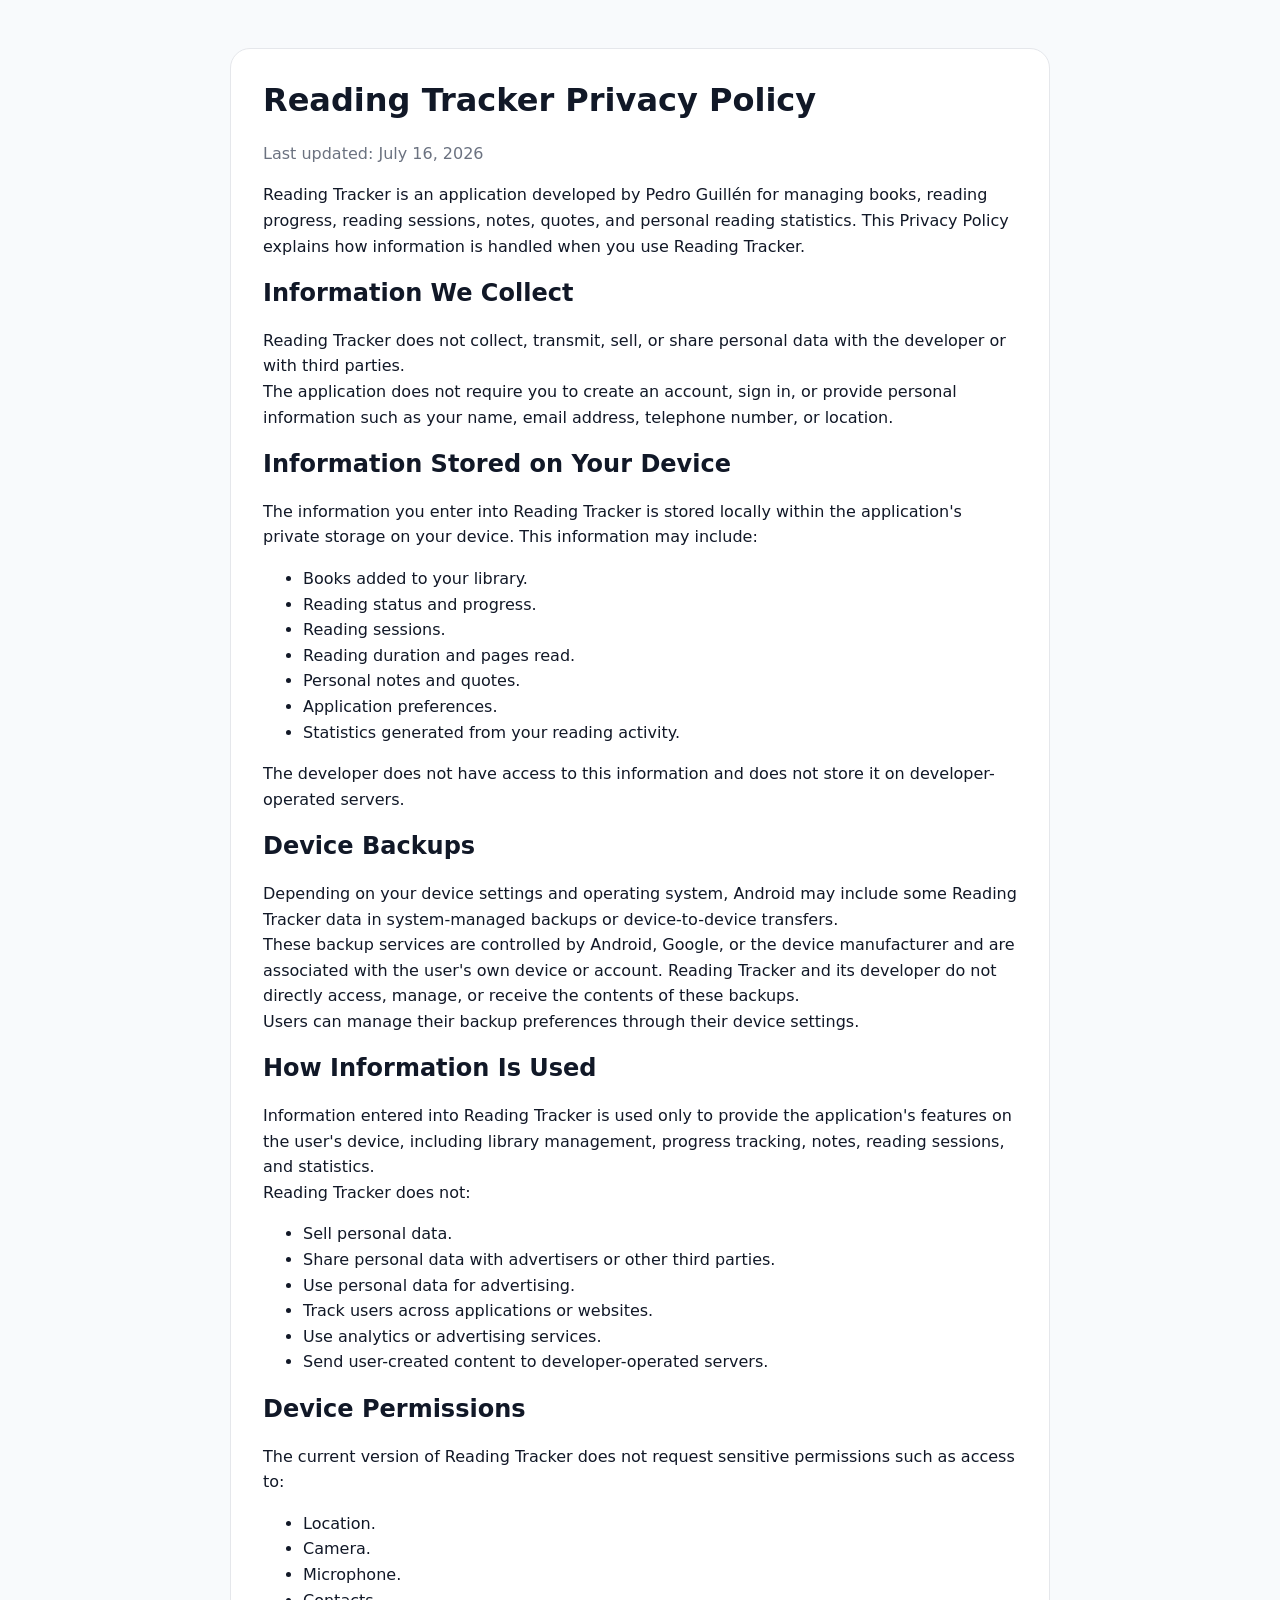
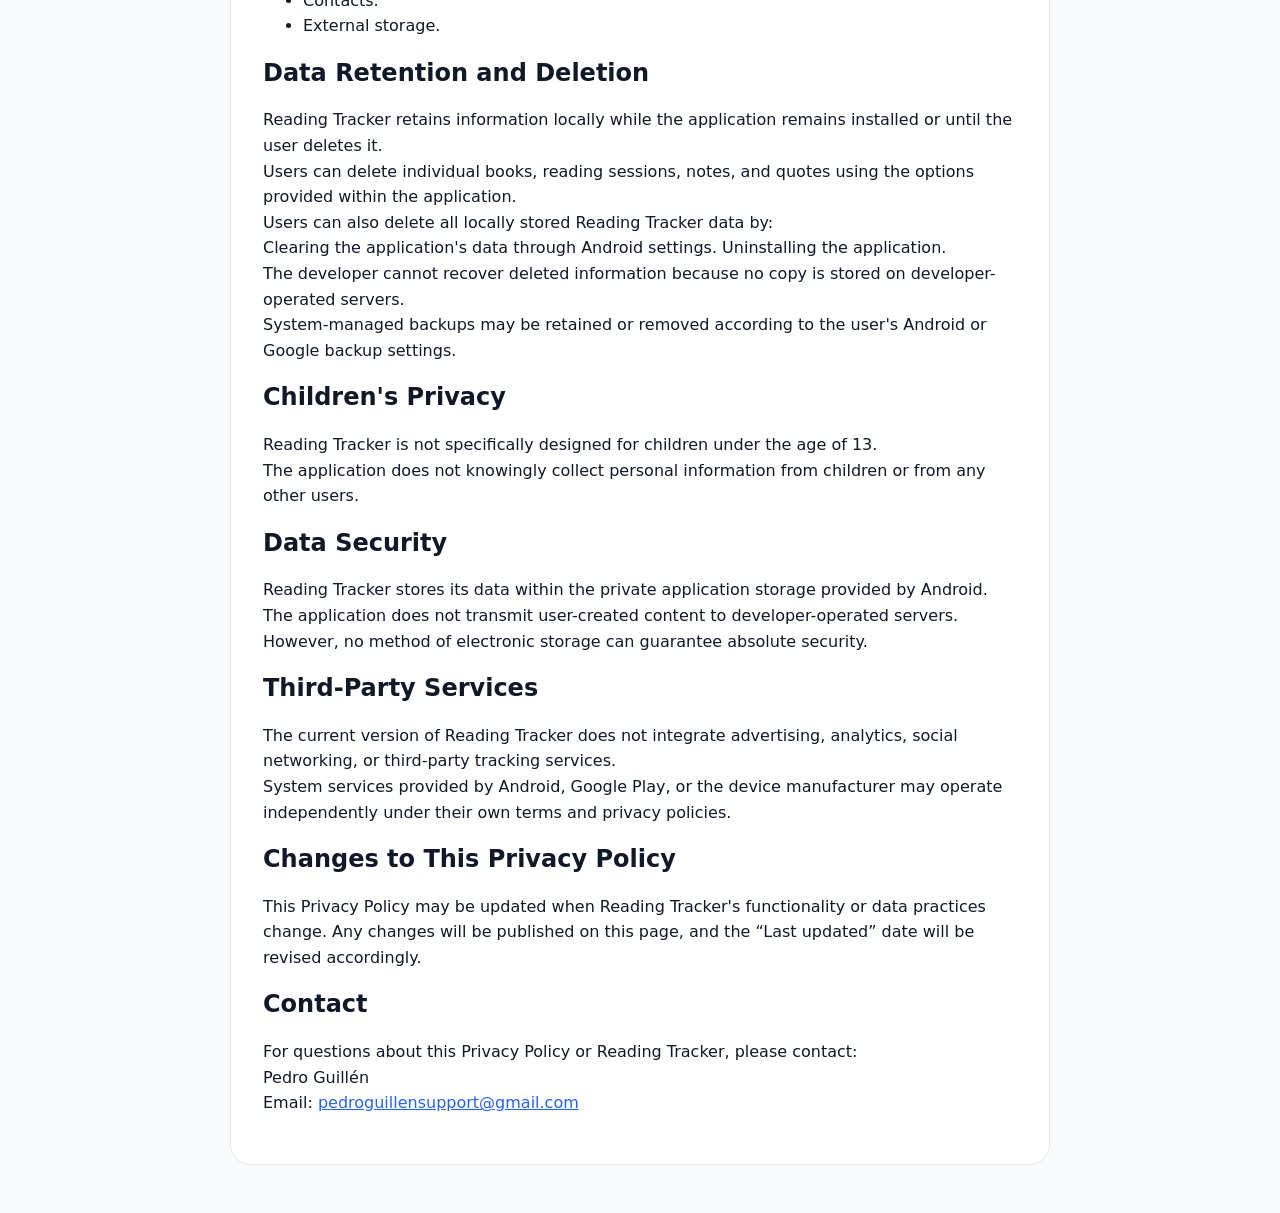
<file: webApp/src/webMain/resources/privacy/reading-tracker/index.html>
<!doctype html>
<html lang="en">
<head>
    <meta charset="utf-8"/>
    <meta name="viewport" content="width=device-width, initial-scale=1"/>
    <title>Reading Tracker Privacy Policy</title>
    <style>
        body {
          font-family: system-ui, -apple-system, BlinkMacSystemFont, "Segoe UI", sans-serif;
          max-width: 820px;
          margin: 0 auto;
          padding: 48px 24px;
          line-height: 1.6;
          color: #111827;
          background: #f8fafc;
        }

        main {
          background: white;
          border: 1px solid #e5e7eb;
          border-radius: 20px;
          padding: 32px;
        }

        h1, h2 {
          line-height: 1.2;
        }

        h1 {
          margin-top: 0;
        }

        a {
          color: #2563eb;
        }

        .muted {
          color: #6b7280;
        }
    </style>
</head>
<body>
<main>
    <h1>Reading Tracker Privacy Policy</h1>
    <p class="muted">Last updated: July 16, 2026</p>

    <p>
        Reading Tracker is an application developed by Pedro Guillén for managing books, reading
        progress, reading sessions, notes, quotes, and personal reading statistics.
        This Privacy Policy explains how information is handled when you use Reading Tracker.
    </p>

    <h2>Information We Collect</h2>
    <p>
        Reading Tracker does not collect, transmit, sell, or share personal data with the developer
        or with third parties.<br>
        The application does not require you to create an account, sign in, or provide personal
        information such as your name, email address, telephone number, or location.
    </p>

    <h2>Information Stored on Your Device</h2>
    <p>
        The information you enter into Reading Tracker is stored locally within the application's
        private storage on your device.

        This information may include:
    <ul>
        <li>Books added to your library.
        <li>Reading status and progress.
        <li>Reading sessions.
        <li>Reading duration and pages read.
        <li>Personal notes and quotes.
        <li>Application preferences.
        <li>Statistics generated from your reading activity.
    </ul>
    The developer does not have access to this information and does not store it on
    developer-operated servers.

    <h2>Device Backups</h2>
    <p>
        Depending on your device settings and operating system, Android may include some Reading
        Tracker data in system-managed backups or device-to-device transfers.
        <br>
        These backup services are controlled by Android, Google, or the device manufacturer and are
        associated with the user's own device or account. Reading Tracker and its developer do not
        directly access, manage, or receive the contents of these backups.
        <br>
        Users can manage their backup preferences through their device settings.
    </p>

    <h2>How Information Is Used</h2>
    <p>
        Information entered into Reading Tracker is used only to provide the application's features
        on the user's device, including library management, progress tracking, notes, reading
        sessions, and statistics.
        <br>
        Reading Tracker does not:
    <ul>
        <li>Sell personal data.
        <li>Share personal data with advertisers or other third parties.
        <li>Use personal data for advertising.
        <li>Track users across applications or websites.
        <li>Use analytics or advertising services.
        <li>Send user-created content to developer-operated servers.
    </ul>

    <h2>Device Permissions</h2>
    <p>
        The current version of Reading Tracker does not request sensitive permissions such as access
        to:
    <ul>
        <li>Location.
        <li>Camera.
        <li>Microphone.
        <li>Contacts.
        <li>External storage.
    </ul>

    <h2>Data Retention and Deletion</h2>
    <p>
        Reading Tracker retains information locally while the application remains installed or until
        the user deletes it.
        <br>
        Users can delete individual books, reading sessions, notes, and quotes using the options
        provided within the application.
        <br>
        Users can also delete all locally stored Reading Tracker data by:
        <br>
        Clearing the application's data through Android settings.
        Uninstalling the application.
        <br>
        The developer cannot recover deleted information because no copy is stored on
        developer-operated servers.
        <br>
        System-managed backups may be retained or removed according to the user's Android or Google
        backup settings.
    </p>

    <h2>Children's Privacy</h2>
    <p>
        Reading Tracker is not specifically designed for children under the age of 13.
        <br>
        The application does not knowingly collect personal information from children or from any
        other users.
    </p>

    <h2>Data Security</h2>
    <p>
        Reading Tracker stores its data within the private application storage provided by Android.
        <br>
        The application does not transmit user-created content to developer-operated servers.
        However, no method of electronic storage can guarantee absolute security.
    </p>

    <h2>Third-Party Services</h2>
    <p>
        The current version of Reading Tracker does not integrate advertising, analytics, social
        networking, or third-party tracking services.
        <br>
        System services provided by Android, Google Play, or the device manufacturer may operate
        independently under their own terms and privacy policies.
    </p>

    <h2>Changes to This Privacy Policy</h2>
    <p>
        This Privacy Policy may be updated when Reading Tracker's functionality or data practices
        change.

        Any changes will be published on this page, and the “Last updated” date will be revised
        accordingly.
    </p>

    <h2>Contact</h2>
    <p>
        For questions about this Privacy Policy or Reading Tracker, please contact:
        <br>
        Pedro Guillén
        <br>
        Email: <a href="mailto:pedroguillensupport@gmail.com">pedroguillensupport@gmail.com</a>
    </p>
</main>
</body>
</html>
</file>
